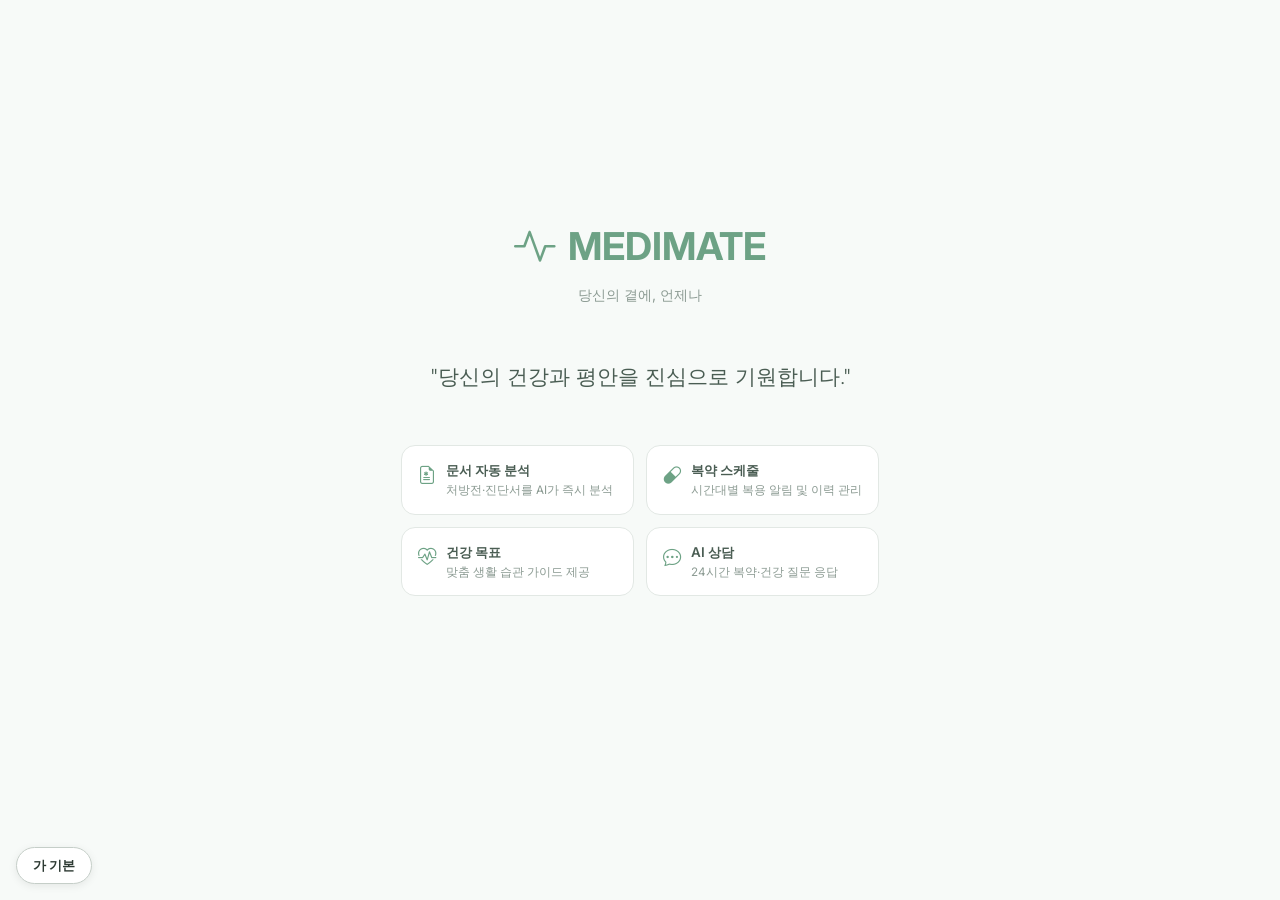
<file: frontend/index.html>
<!DOCTYPE html>
<html lang="ko">
<head>
  <meta charset="UTF-8"/>
  <meta name="viewport" content="width=device-width, initial-scale=1.0"/>
  <title data-text="index.title">당신의 건강을 기원합니다 - MEDIMATE</title>

  <link href="https://fonts.googleapis.com/css2?family=Inter:wght@300;400;500;600;700&display=swap" rel="stylesheet"/>
  <link href="https://cdn.jsdelivr.net/npm/bootstrap@5.3.2/dist/css/bootstrap.min.css" rel="stylesheet"/>
  <link rel="stylesheet" href="https://cdn.jsdelivr.net/npm/bootstrap-icons@1.11.1/font/bootstrap-icons.css"/>
  <link rel="stylesheet" href="css/style.css"/>
</head>
<body>

<div class="main-wrap">
  <div class="intro-center">
    <div class="brand-logo"><i class="bi bi-activity"></i> MEDIMATE</div>
    <div class="brand-sub" data-text="common.serviceTagline">당신의 곁에, 언제나</div>

    <div id="quote-container"></div>

    <div class="feature-grid">
      <div class="feature-item">
        <i class="bi bi-file-earmark-medical"></i>
        <div><div class="fi-title">문서 자동 분석</div><div class="fi-desc">처방전·진단서를 AI가 즉시 분석</div></div>
      </div>
      <div class="feature-item">
        <i class="bi bi-capsule"></i>
        <div><div class="fi-title">복약 스케줄</div><div class="fi-desc">시간대별 복용 알림 및 이력 관리</div></div>
      </div>
      <div class="feature-item">
        <i class="bi bi-heart-pulse"></i>
        <div><div class="fi-title">건강 목표</div><div class="fi-desc">맞춤 생활 습관 가이드 제공</div></div>
      </div>
      <div class="feature-item">
        <i class="bi bi-chat-dots"></i>
        <div><div class="fi-title">AI 상담</div><div class="fi-desc">24시간 복약·건강 질문 응답</div></div>
      </div>
    </div>

    <div id="start-btn-wrap">
      <button class="btn-start" onclick="openAuth()" data-text="index.startButton">시작하기</button>
    </div>
  </div>
</div>

<!-- Auth Overlay -->
<div class="auth-overlay" id="authOverlay" onclick="if(event.target===this)closeAuth()">
  <div class="auth-card">
    <button class="close-btn" onclick="closeAuth()"><i class="bi bi-x-lg"></i></button>
    <h5 id="auth-title"><i class="bi bi-box-arrow-in-right me-1" style="color:#6da285"></i><span data-text="index.loginTitle">로그인</span></h5>
    <div class="auth-sub" id="auth-subtitle" data-text="index.loginSubtitle">서비스 이용을 위해 로그인해주세요.</div>

    <div id="auth-error"></div>

    <form id="login-form" class="form-container active" onsubmit="handleLogin(event)">
      <div class="mb-3">
        <label data-text="index.fields.email">이메일</label>
        <input type="email" id="login-email" class="form-control" placeholder="example@email.com" required/>
      </div>
      <div class="mb-3">
        <label data-text="index.fields.password">비밀번호</label>
        <input type="password" id="login-password" class="form-control" placeholder="••••••••" required/>
      </div>
      <button type="submit" id="login-btn" class="btn-auth" data-text="index.buttons.login">로그인</button>
      <div class="auth-toggle"><span data-text="index.prompts.noAccount">계정이 없으신가요?</span> <a onclick="toggleAuthMode('signup')" data-text="index.buttons.goSignup">회원가입</a></div>
    </form>

    <form id="signup-form" class="form-container" onsubmit="handleSignup(event)">
      <div class="mb-2">
        <label data-text="index.fields.name">이름</label>
        <input type="text" id="signup-name" class="form-control" placeholder="홍길동" required/>
      </div>
      <div class="mb-2">
        <label data-text="index.fields.email">이메일</label>
        <input type="email" id="signup-email" class="form-control" placeholder="example@email.com" required/>
      </div>
      <div class="mb-2">
        <label data-text="index.fields.passwordSetup">비밀번호 설정</label>
        <input type="password" id="signup-password" class="form-control" placeholder="••••••••" required/>
      </div>
      <div class="mb-2">
        <label data-text="index.fields.phone">휴대폰 번호</label>
        <input type="tel" id="signup-phone" class="form-control" placeholder="010-1234-5678" required/>
      </div>
      <div class="mb-2">
        <label data-text="index.fields.birthday">생년월일</label>
        <input type="date" id="signup-birthday" class="form-control" required/>
      </div>
      <div class="mb-3">
        <label data-text="index.fields.gender">성별</label>
        <select id="signup-gender" class="form-select" required>
          <option value="" data-text="index.prompts.genderSelect">선택하세요</option>
          <option value="MALE" data-text="index.prompts.genderMale">남성</option>
          <option value="FEMALE" data-text="index.prompts.genderFemale">여성</option>
        </select>
      </div>
      <button type="submit" id="signup-btn" class="btn-auth" data-text="index.buttons.signup">회원가입 완료</button>
      <div class="auth-toggle"><span data-text="index.prompts.hasAccount">이미 계정이 있으신가요?</span> <a onclick="toggleAuthMode('login')" data-text="index.buttons.goLogin">로그인하러 가기</a></div>
    </form>
  </div>
</div>

<script src="js/utils.js"></script>
<script src="js/texts.js"></script>
<script src="js/api.js"></script>
<script>
if (localStorage.getItem('access_token')) {
  window.location.href = 'dashboard.html';
}

document.addEventListener('DOMContentLoaded', () => {
  applyTextBindings();
  document.title = getText('index.title', document.title);

  // Quote rotation from texts.js
  const quotes = getText('index.quotes', []);
  const container = document.getElementById('quote-container');
  if (quotes.length) {
    quotes.forEach((q, i) => {
      const div = document.createElement('div');
      div.className = 'quote-text' + (i === 0 ? ' active' : '');
      div.textContent = '"' + q + '"';
      container.appendChild(div);
    });
    let cur = 0;
    const els = container.querySelectorAll('.quote-text');
    setInterval(() => {
      els[cur].classList.remove('active');
      cur = (cur + 1) % els.length;
      els[cur].classList.add('active');
    }, 3000);
  }

  setTimeout(() => { document.getElementById('start-btn-wrap').style.opacity = '1'; }, 1500);
});

function openAuth() { document.getElementById('authOverlay').classList.add('show'); }
function closeAuth() { document.getElementById('authOverlay').classList.remove('show'); hideError(); }

function showError(msg) { const el = document.getElementById('auth-error'); el.textContent = msg; el.classList.add('show'); }
function hideError() { document.getElementById('auth-error').classList.remove('show'); }

function toggleAuthMode(mode) {
  hideError();
  const login = document.getElementById('login-form');
  const signup = document.getElementById('signup-form');
  const title = document.getElementById('auth-title');
  const sub = document.getElementById('auth-subtitle');
  if (mode === 'signup') {
    login.classList.remove('active'); signup.classList.add('active');
    title.innerHTML = '<i class="bi bi-person-plus me-1" style="color:#6da285"></i>' + getText('index.signupTitle', '회원가입');
    sub.textContent = getText('index.signupSubtitle', '가입을 환영합니다.');
  } else {
    signup.classList.remove('active'); login.classList.add('active');
    title.innerHTML = '<i class="bi bi-box-arrow-in-right me-1" style="color:#6da285"></i>' + getText('index.loginTitle', '로그인');
    sub.textContent = getText('index.reloginSubtitle', '다시 오신 것을 환영합니다.');
  }
}

async function handleLogin(event) {
  event.preventDefault();
  hideError();
  const email = document.getElementById('login-email').value.trim();
  const password = document.getElementById('login-password').value;
  const btn = document.getElementById('login-btn');
  btn.disabled = true; btn.textContent = '로그인 중...';
  try {
    const data = await window.api.login(email, password);
    localStorage.setItem('access_token', data.access_token);
    localStorage.setItem('user_name', data.name || '');
    window.location.href = 'dashboard.html';
  } catch (err) {
    showError(err.message || '로그인에 실패했습니다.');
  } finally {
    btn.disabled = false;
    btn.textContent = getText('index.buttons.login', '로그인');
  }
}

async function handleSignup(event) {
  event.preventDefault();
  hideError();
  const name = document.getElementById('signup-name').value.trim();
  const email = document.getElementById('signup-email').value.trim();
  const password = document.getElementById('signup-password').value;
  const phone_number = document.getElementById('signup-phone').value.trim();
  const birthday = document.getElementById('signup-birthday').value;
  const gender = document.getElementById('signup-gender').value;
  const btn = document.getElementById('signup-btn');
  btn.disabled = true; btn.textContent = '가입 중...';
  try {
    await window.api.signup(name, email, gender, birthday, phone_number, password);
    alert(getText('index.prompts.signupSuccess', '가입이 완료되었습니다. 다시 로그인해주세요.'));
    toggleAuthMode('login');
    event.target.reset();
  } catch (err) {
    showError(err.message || '회원가입에 실패했습니다.');
  } finally {
    btn.disabled = false;
    btn.textContent = getText('index.buttons.signup', '회원가입 완료');
  }
}
</script>

<script src="js/accessibility.js"></script>
</body>
</html>
</file>
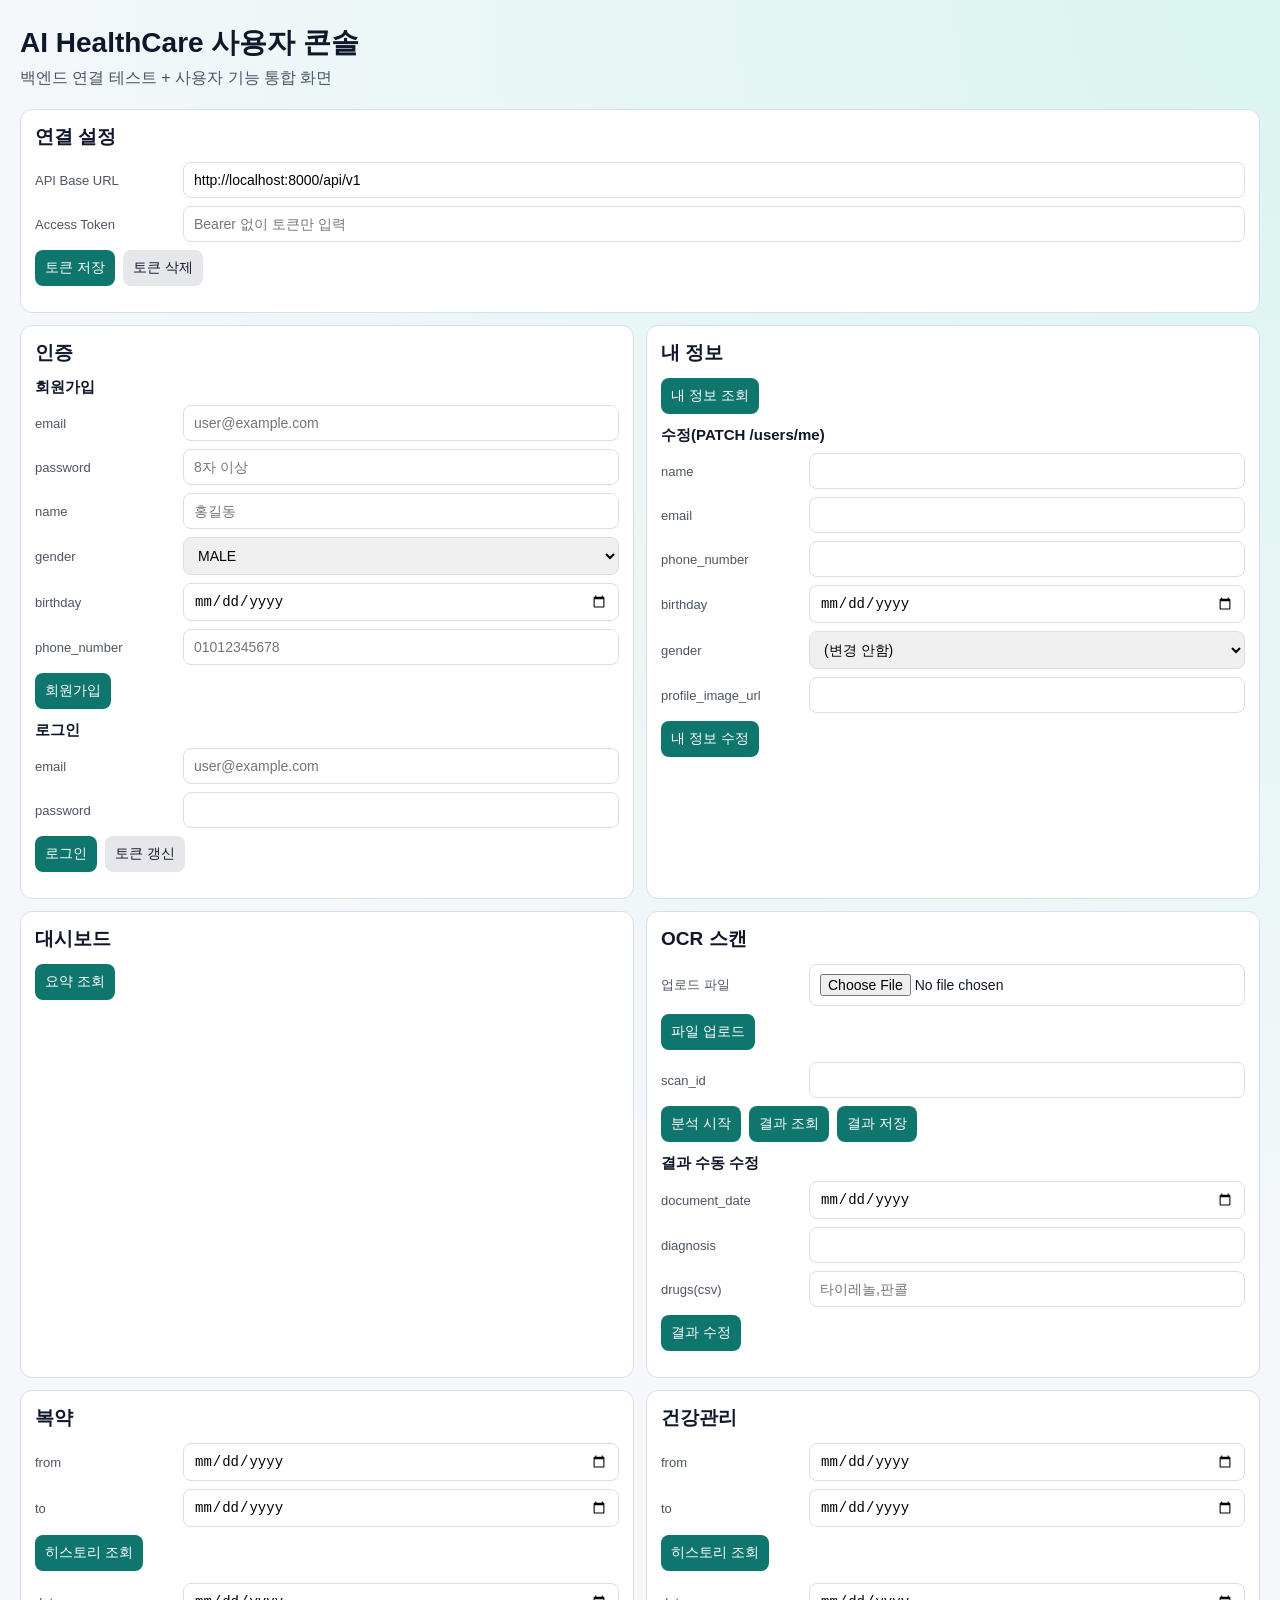
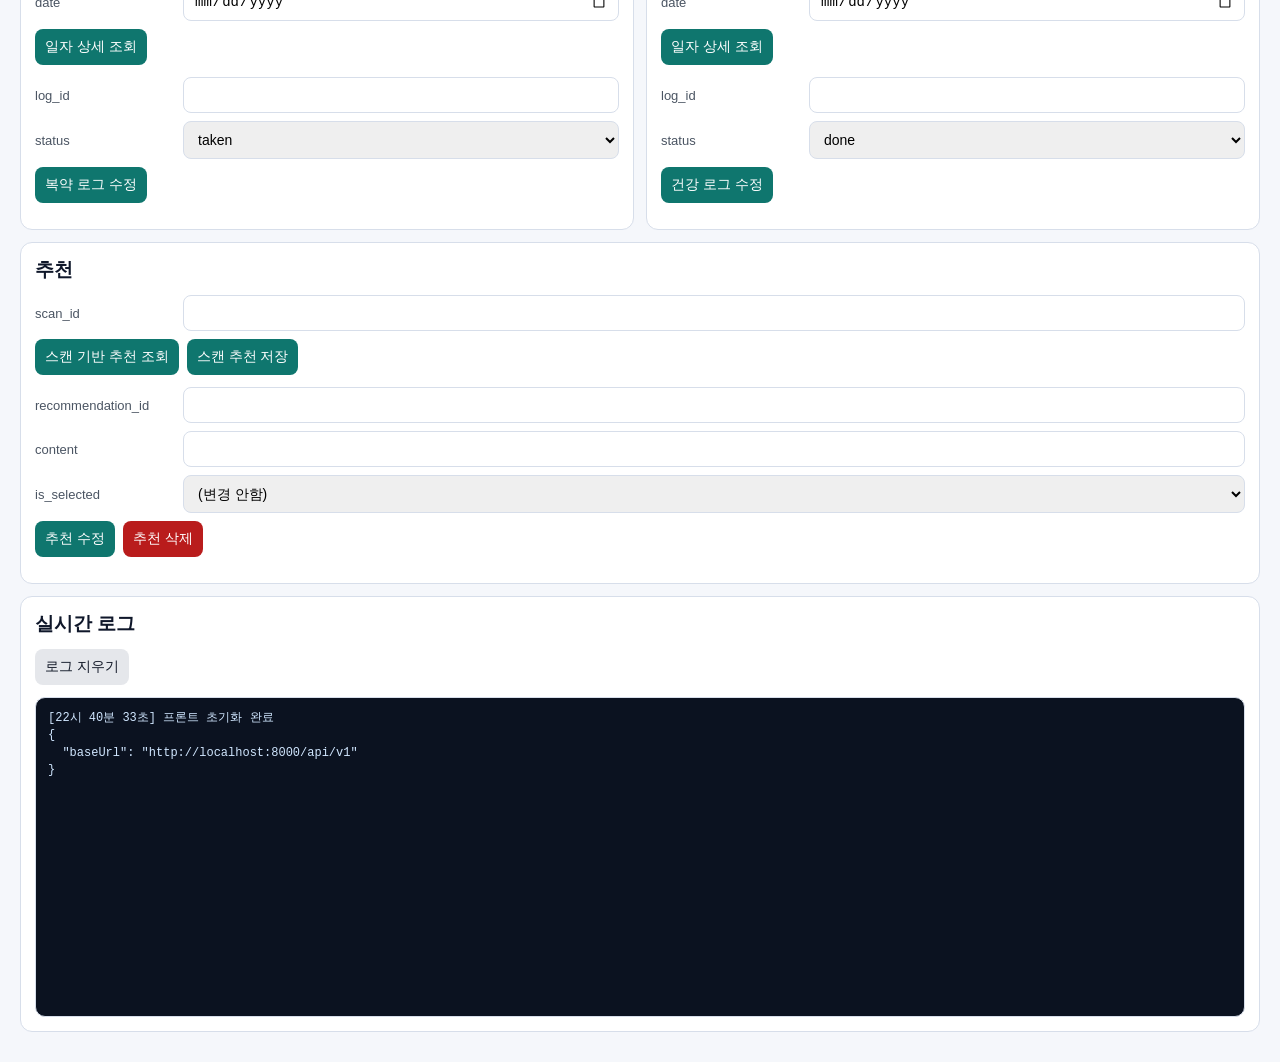
<file: app/artifacts/frontend/index.html>
<!doctype html>
<html lang="ko">
<head>
  <meta charset="UTF-8" />
  <meta name="viewport" content="width=device-width, initial-scale=1.0" />
  <title>AI HealthCare Front</title>
  <link rel="stylesheet" href="./styles.css" />
</head>
<body>
  <header>
    <h1>AI HealthCare 사용자 콘솔</h1>
    <p>백엔드 연결 테스트 + 사용자 기능 통합 화면</p>
  </header>

  <main>
    <section class="card">
      <h2>연결 설정</h2>
      <div class="row">
        <label>API Base URL</label>
        <input id="baseUrl" type="text" value="http://localhost:8000/api/v1" />
      </div>
      <div class="row">
        <label>Access Token</label>
        <input id="accessToken" type="text" placeholder="Bearer 없이 토큰만 입력" />
      </div>
      <div class="actions">
        <button id="saveConfigBtn" type="button">토큰 저장</button>
        <button id="clearTokenBtn" type="button" class="ghost">토큰 삭제</button>
      </div>
    </section>

    <section class="grid2">
      <article class="card">
        <h2>인증</h2>
        <h3>회원가입</h3>
        <div class="row"><label>email</label><input id="signupEmail" type="email" placeholder="user@example.com" /></div>
        <div class="row"><label>password</label><input id="signupPassword" type="password" placeholder="8자 이상" /></div>
        <div class="row"><label>name</label><input id="signupName" type="text" placeholder="홍길동" /></div>
        <div class="row">
          <label>gender</label>
          <select id="signupGender">
            <option value="MALE">MALE</option>
            <option value="FEMALE">FEMALE</option>
          </select>
        </div>
        <div class="row"><label>birthday</label><input id="signupBirthday" type="date" /></div>
        <div class="row"><label>phone_number</label><input id="signupPhone" type="text" placeholder="01012345678" /></div>
        <div class="actions"><button id="signupBtn" type="button">회원가입</button></div>

        <h3>로그인</h3>
        <div class="row"><label>email</label><input id="loginEmail" type="email" placeholder="user@example.com" /></div>
        <div class="row"><label>password</label><input id="loginPassword" type="password" /></div>
        <div class="actions">
          <button id="loginBtn" type="button">로그인</button>
          <button id="refreshBtn" type="button" class="ghost">토큰 갱신</button>
        </div>
      </article>

      <article class="card">
        <h2>내 정보</h2>
        <div class="actions">
          <button id="meBtn" type="button">내 정보 조회</button>
        </div>
        <h3>수정(PATCH /users/me)</h3>
        <div class="row"><label>name</label><input id="meName" type="text" /></div>
        <div class="row"><label>email</label><input id="meEmail" type="email" /></div>
        <div class="row"><label>phone_number</label><input id="mePhone" type="text" /></div>
        <div class="row"><label>birthday</label><input id="meBirthday" type="date" /></div>
        <div class="row">
          <label>gender</label>
          <select id="meGender">
            <option value="">(변경 안함)</option>
            <option value="MALE">MALE</option>
            <option value="FEMALE">FEMALE</option>
          </select>
        </div>
        <div class="row"><label>profile_image_url</label><input id="meProfileUrl" type="text" /></div>
        <div class="actions"><button id="mePatchBtn" type="button">내 정보 수정</button></div>
      </article>
    </section>

    <section class="grid2">
      <article class="card">
        <h2>대시보드</h2>
        <div class="actions"><button id="dashboardBtn" type="button">요약 조회</button></div>
      </article>

      <article class="card">
        <h2>OCR 스캔</h2>
        <div class="row"><label>업로드 파일</label><input id="scanFile" type="file" /></div>
        <div class="actions"><button id="scanUploadBtn" type="button">파일 업로드</button></div>
        <div class="row"><label>scan_id</label><input id="scanId" type="number" min="1" /></div>
        <div class="actions">
          <button id="scanAnalyzeBtn" type="button">분석 시작</button>
          <button id="scanGetBtn" type="button">결과 조회</button>
          <button id="scanSaveBtn" type="button">결과 저장</button>
        </div>
        <h3>결과 수동 수정</h3>
        <div class="row"><label>document_date</label><input id="scanDocDate" type="date" /></div>
        <div class="row"><label>diagnosis</label><input id="scanDiagnosis" type="text" /></div>
        <div class="row"><label>drugs(csv)</label><input id="scanDrugs" type="text" placeholder="타이레놀,판콜" /></div>
        <div class="actions"><button id="scanPatchBtn" type="button">결과 수정</button></div>
      </article>
    </section>

    <section class="grid2">
      <article class="card">
        <h2>복약</h2>
        <div class="row"><label>from</label><input id="medFrom" type="date" /></div>
        <div class="row"><label>to</label><input id="medTo" type="date" /></div>
        <div class="actions"><button id="medHistoryBtn" type="button">히스토리 조회</button></div>
        <div class="row"><label>date</label><input id="medDate" type="date" /></div>
        <div class="actions"><button id="medDayBtn" type="button">일자 상세 조회</button></div>
        <div class="row"><label>log_id</label><input id="medLogId" type="number" min="1" /></div>
        <div class="row">
          <label>status</label>
          <select id="medStatus">
            <option value="taken">taken</option>
            <option value="skipped">skipped</option>
            <option value="delayed">delayed</option>
          </select>
        </div>
        <div class="actions"><button id="medPatchBtn" type="button">복약 로그 수정</button></div>
      </article>

      <article class="card">
        <h2>건강관리</h2>
        <div class="row"><label>from</label><input id="healthFrom" type="date" /></div>
        <div class="row"><label>to</label><input id="healthTo" type="date" /></div>
        <div class="actions"><button id="healthHistoryBtn" type="button">히스토리 조회</button></div>
        <div class="row"><label>date</label><input id="healthDate" type="date" /></div>
        <div class="actions"><button id="healthDayBtn" type="button">일자 상세 조회</button></div>
        <div class="row"><label>log_id</label><input id="healthLogId" type="number" min="1" /></div>
        <div class="row">
          <label>status</label>
          <select id="healthStatus">
            <option value="done">done</option>
            <option value="skipped">skipped</option>
          </select>
        </div>
        <div class="actions"><button id="healthPatchBtn" type="button">건강 로그 수정</button></div>
      </article>
    </section>

    <section class="card">
      <h2>추천</h2>
      <div class="row"><label>scan_id</label><input id="recScanId" type="number" min="1" /></div>
      <div class="actions">
        <button id="recListBtn" type="button">스캔 기반 추천 조회</button>
        <button id="recSaveBtn" type="button">스캔 추천 저장</button>
      </div>
      <div class="row"><label>recommendation_id</label><input id="recId" type="number" min="1" /></div>
      <div class="row"><label>content</label><input id="recContent" type="text" /></div>
      <div class="row">
        <label>is_selected</label>
        <select id="recSelected">
          <option value="">(변경 안함)</option>
          <option value="true">true</option>
          <option value="false">false</option>
        </select>
      </div>
      <div class="actions">
        <button id="recPatchBtn" type="button">추천 수정</button>
        <button id="recDeleteBtn" type="button" class="danger">추천 삭제</button>
      </div>
    </section>

    <section class="card">
      <h2>실시간 로그</h2>
      <div class="actions">
        <button id="clearLogBtn" type="button" class="ghost">로그 지우기</button>
      </div>
      <pre id="logPanel"></pre>
    </section>
  </main>

  <script src="./app.js"></script>
</body>
</html>
</file>
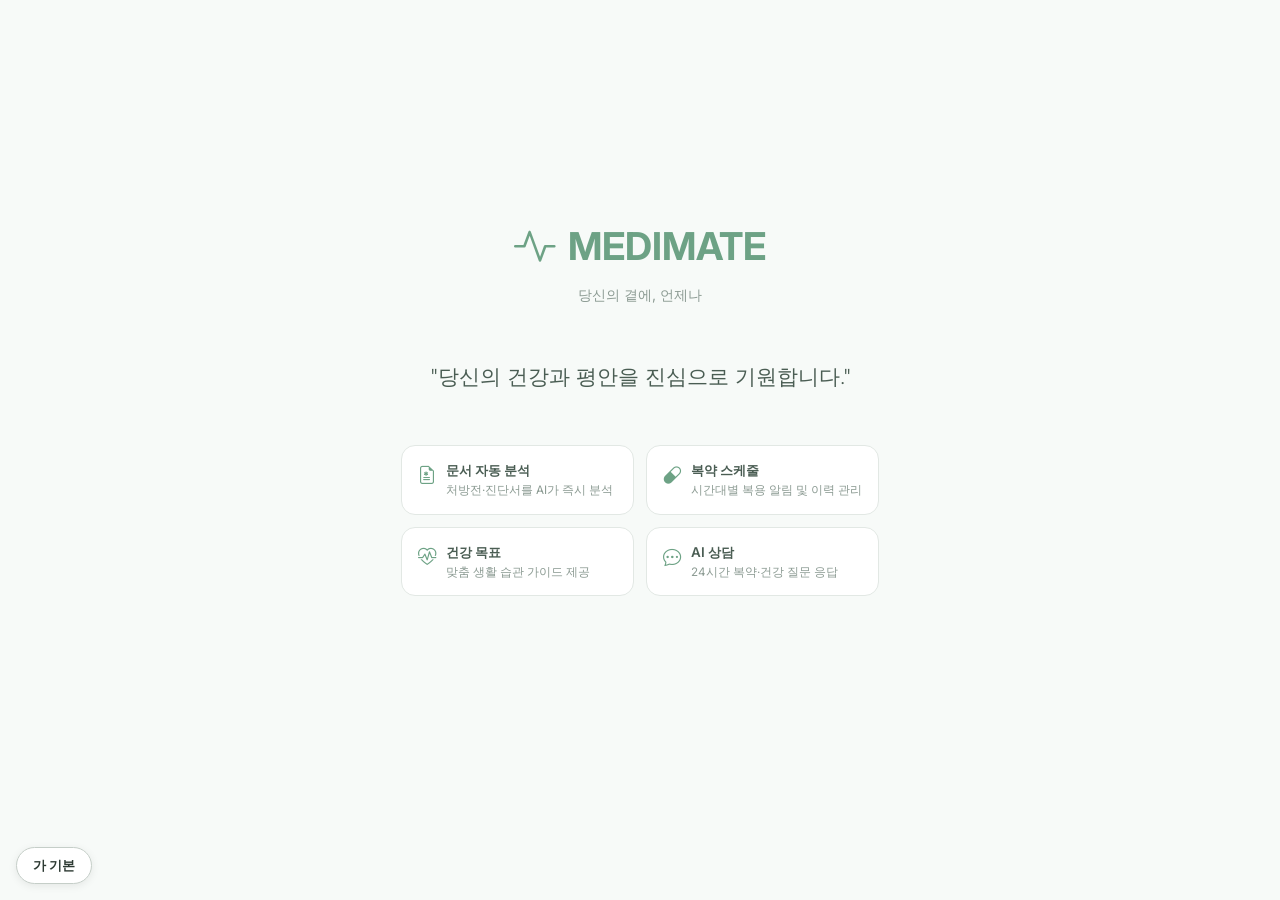
<file: frontend/profile.html>
<!DOCTYPE html>
<html lang="ko">
<head>
  <meta charset="UTF-8"/>
  <meta name="viewport" content="width=device-width, initial-scale=1.0"/>
  <title data-text="profile.title">내 건강 프로필 - MEDIMATE</title>

  <link href="https://fonts.googleapis.com/css2?family=Inter:wght@300;400;500;600;700&display=swap" rel="stylesheet"/>
  <link href="https://cdn.jsdelivr.net/npm/bootstrap@5.3.2/dist/css/bootstrap.min.css" rel="stylesheet"/>
  <link rel="stylesheet" href="https://cdn.jsdelivr.net/npm/bootstrap-icons@1.11.1/font/bootstrap-icons.css"/>
  <link rel="stylesheet" href="css/style.css"/>
</head>
<body>

<nav class="top-header d-flex justify-content-between align-items-center sticky-top">
  <div class="brand d-flex align-items-center gap-2">
    <i class="bi bi-activity"></i> MEDIMATE
    <span style="font-weight:400;color:#999;font-size:.78rem;margin-left:6px" data-text="common.serviceTagline">당신의 곁에, 언제나</span>
  </div>
  <div class="user-area d-flex align-items-center gap-3">
    <span class="text-muted" id="header-user-name">환영합니다</span>
    <a href="profile.html" class="btn btn-myinfo"><i class="bi bi-person-fill me-1"></i>내 정보</a>
  </div>
</nav>

<div class="dashboard-card">
  <div class="mb-1">
    <div class="hero-label"><i class="bi bi-activity me-1"></i>MEDIMATE</div>
    <div class="hero-title" data-text="profile.title">내 건강 프로필 설정</div>
    <p class="hero-desc" data-text="profile.subtitle">정확한 정보를 입력할수록 더 정교한 분석 결과를 받으실 수 있습니다.</p>
  </div>

  <div class="dashboard-tabs">
    <a href="profile.html" class="active"><i class="bi bi-person me-1"></i>내 프로필</a>
    <a href="dashboard.html"><i class="bi bi-grid-1x2 me-1"></i>대시보드</a>
    <a href="scans.html"><i class="bi bi-file-earmark-plus me-1"></i>새 문서 등록</a>
    <a href="medications.html"><i class="bi bi-capsule me-1"></i>복용 관리 이력</a>
    <a href="health.html"><i class="bi bi-heart-pulse me-1"></i>건강 관리 이력</a>
    <a href="chatbot.html"><i class="bi bi-chat-dots me-1"></i>AI 챗봇</a>
  </div>

  <div class="profile-section">
    <div class="profile-photo-card">
      <img id="profile-img-preview" src="https://ui-avatars.com/api/?name=User&background=6da285&color=fff&size=100" class="profile-avatar"/>
      <div class="profile-name" id="dispName">-</div>
      <div class="profile-email" id="profile-email" data-text="profile.loadingEmail">계정 로딩 중...</div>
      <div id="upload-status" class="save-msg"></div>
      <input type="file" id="profile-img-input" class="d-none" accept="image/png, image/jpeg, image/jpg" onchange="uploadProfileImage(event)">
      <button class="btn-photo" onclick="document.getElementById('profile-img-input').click()">
        <i class="bi bi-camera me-1"></i><span data-text="profile.changePhoto">사진 변경하기</span>
      </button>
    </div>

    <div class="profile-form-card">
      <div class="pf-title"><i class="bi bi-pencil-square me-2" style="color:#6da285"></i><span data-text="profile.formTitle">기본 정보 수정</span></div>
      <form id="profile-form" onsubmit="updateProfile(event)">
        <div class="pf-grid">
          <div class="pf-field">
            <label data-text="profile.name">이름</label>
            <input type="text" id="prof-name" required/>
          </div>
          <div class="pf-field">
            <label data-text="profile.birthday">생년월일 (YYYY-MM-DD)</label>
            <input type="date" id="prof-birth"/>
          </div>
          <div class="pf-field">
            <label data-text="profile.gender">성별</label>
            <select id="prof-gender">
              <option value="" data-text="profile.genderNone">선택 안함</option>
              <option value="MALE" data-text="profile.genderMale">남성</option>
              <option value="FEMALE" data-text="profile.genderFemale">여성</option>
            </select>
          </div>
          <div class="pf-field">
            <label data-text="profile.phone">휴대폰 번호</label>
            <input type="tel" id="prof-phone" data-placeholder="profile.phonePlaceholder" placeholder="010-1234-5678"/>
          </div>
        </div>
        <div class="btn-actions">
          <button type="submit" id="update-btn" class="btn-save">
            <i class="bi bi-check-circle me-1"></i><span data-text="profile.saveButton">정보 저장하기</span>
          </button>
          <button type="button" class="btn-logout" onclick="handleLogout()">
            <i class="bi bi-box-arrow-right me-1"></i>로그아웃
          </button>
          <button type="button" class="btn-deactivate" onclick="handleDeactivate()">
            <i class="bi bi-person-x me-1"></i>탈퇴하기
          </button>
        </div>
      </form>
      <div class="save-msg" id="saveMsg"></div>
    </div>
  </div>
</div>

<script src="js/utils.js"></script>
<script src="js/texts.js"></script>
<script src="js/api.js"></script>
<script src="js/chat-widget.js"></script>
<script>
if (!localStorage.getItem('access_token')) {
  window.location.href = 'index.html';
}

async function loadProfile() {
  applyTextBindings();
  document.title = getText('profile.title', document.title);
  try {
    const user = await window.api.getUserMe();
    document.getElementById('prof-name').value = user.name || '';
    document.getElementById('prof-birth').value = user.birthday || '';
    document.getElementById('prof-gender').value = user.gender || '';
    document.getElementById('prof-phone').value = user.phone_number || '';
    document.getElementById('profile-email').innerText = user.email || '';
    document.getElementById('dispName').textContent = user.name || '-';
    document.getElementById('header-user-name').textContent = '환영합니다, ' + (user.name || '사용자') + '님';
    localStorage.setItem('user_name', user.name || '사용자');

    const avUrl = user.profile_image_url
      ? window.api.resolveBackendUrl(user.profile_image_url)
      : `https://ui-avatars.com/api/?name=${encodeURIComponent(user.name || 'User')}&background=6da285&color=fff&size=100`;
    document.getElementById('profile-img-preview').src = avUrl;
  } catch (err) {
    console.error('Failed to load profile', err);
  }
}

async function updateProfile(event) {
  event.preventDefault();
  const btn = document.getElementById('update-btn');
  const msg = document.getElementById('saveMsg');
  const data = {
    name: document.getElementById('prof-name').value || null,
    birthday: document.getElementById('prof-birth').value || null,
    gender: document.getElementById('prof-gender').value || null,
    phone_number: document.getElementById('prof-phone').value || null,
  };
  try {
    btn.disabled = true;
    const updated = await window.api.fetchAPI('/users/me', { method: 'PATCH', body: data });
    document.getElementById('dispName').textContent = updated.name || '-';
    document.getElementById('header-user-name').textContent = '환영합니다, ' + (updated.name || '사용자') + '님';
    localStorage.setItem('user_name', updated.name);
    msg.className = 'save-msg show success';
    msg.innerHTML = '<i class="bi bi-check-circle-fill me-1"></i>' + getText('profile.updateSuccess', '정보가 성공적으로 업데이트 되었습니다.');
  } catch (err) {
    msg.className = 'save-msg show error';
    msg.textContent = err.message;
  } finally {
    btn.disabled = false;
    setTimeout(() => { msg.className = 'save-msg'; }, 3000);
  }
}

async function uploadProfileImage(event) {
  const file = event.target.files[0];
  if (!file) return;
  const box = document.getElementById('upload-status');
  try {
    box.className = 'save-msg show'; box.style.background = '#e3f2fd'; box.style.color = '#1565c0';
    box.textContent = getText('profile.uploadLoading', '업로드 중입니다...');
    const formData = new FormData();
    formData.append('file', file);
    const res = await window.api.fetchAPI('/users/me/profile-image', { method: 'POST', body: formData });
    document.getElementById('profile-img-preview').src = window.api.resolveBackendUrl(res.profile_image_url);
    box.className = 'save-msg show success';
    box.textContent = getText('profile.uploadSuccess', '사진이 업데이트 되었습니다.');
  } catch (err) {
    box.className = 'save-msg show error';
    box.textContent = err.message;
  } finally {
    setTimeout(() => { box.className = 'save-msg'; }, 3000);
  }
}

document.addEventListener('DOMContentLoaded', loadProfile);

async function handleLogout() {
  await window.api.logout();
}

async function handleDeactivate() {
  if (!confirm('정말 탈퇴하시겠습니까? 이 작업은 되돌릴 수 없습니다.')) return;
  try {
    await window.api.deactivateMe();
    localStorage.removeItem('access_token');
    localStorage.removeItem('user_name');
    window.location.href = 'index.html';
  } catch (err) {
    alert('탈퇴 처리 중 오류가 발생했습니다: ' + err.message);
  }
}
</script>

<script src="js/accessibility.js"></script>
</body>
</html>
</file>
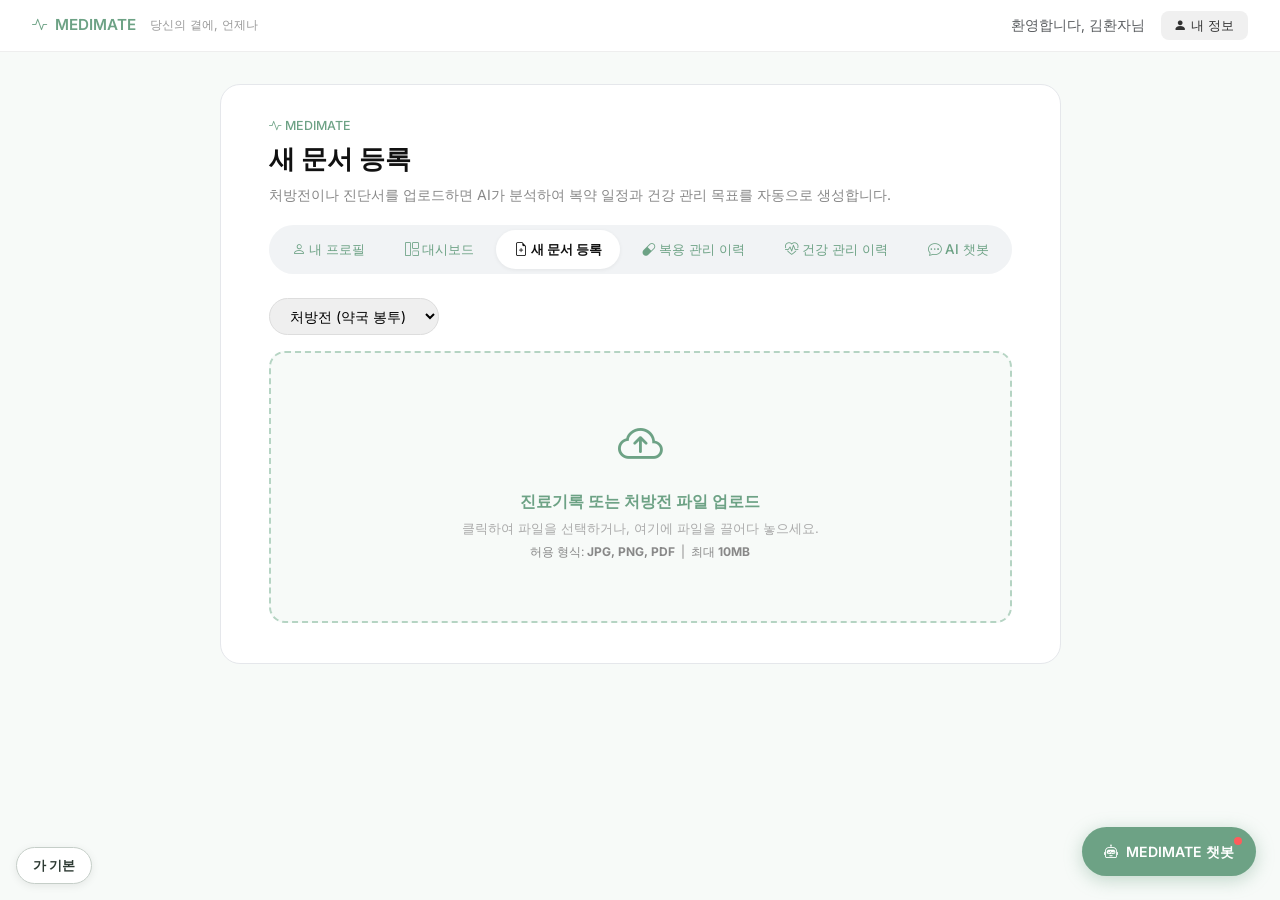
<file: frontend/scans.html>
<!DOCTYPE html>
<html lang="ko">
<head>
  <meta charset="UTF-8"/>
  <meta name="viewport" content="width=device-width, initial-scale=1.0"/>
  <title data-text="scans.title">새 문서 등록 - MEDIMATE</title>
  <link href="https://fonts.googleapis.com/css2?family=Inter:wght@300;400;500;600;700&display=swap" rel="stylesheet"/>
  <link href="https://cdn.jsdelivr.net/npm/bootstrap@5.3.2/dist/css/bootstrap.min.css" rel="stylesheet"/>
  <link rel="stylesheet" href="https://cdn.jsdelivr.net/npm/bootstrap-icons@1.11.1/font/bootstrap-icons.css"/>
  <link rel="stylesheet" href="css/style.css"/>
</head>
<body>

<nav class="top-header d-flex justify-content-between align-items-center sticky-top">
  <div class="brand d-flex align-items-center gap-2">
    <i class="bi bi-activity"></i> MEDIMATE
    <span style="font-weight:400;color:#999;font-size:.78rem;margin-left:6px" data-text="common.serviceTagline">당신의 곁에, 언제나</span>
  </div>
  <div class="user-area d-flex align-items-center gap-3">
    <span class="text-muted" id="header-user-name">환영합니다</span>
    <a href="profile.html" class="btn btn-myinfo"><i class="bi bi-person-fill me-1"></i>내 정보</a>
  </div>
</nav>

<div class="dashboard-card">
  <div class="mb-1">
    <div class="hero-label"><i class="bi bi-activity me-1"></i>MEDIMATE</div>
    <div class="hero-title">새 문서 등록</div>
    <p class="hero-desc" id="hero-desc">처방전이나 진단서를 업로드하면 AI가 분석하여 복약 일정과 건강 관리 목표를 자동으로 생성합니다.</p>
  </div>

  <div class="dashboard-tabs">
    <a href="profile.html"><i class="bi bi-person me-1"></i>내 프로필</a>
    <a href="dashboard.html"><i class="bi bi-grid-1x2 me-1"></i>대시보드</a>
    <a href="scans.html" class="active"><i class="bi bi-file-earmark-plus me-1"></i>새 문서 등록</a>
    <a href="medications.html"><i class="bi bi-capsule me-1"></i>복용 관리 이력</a>
    <a href="health.html"><i class="bi bi-heart-pulse me-1"></i>건강 관리 이력</a>
    <a href="chatbot.html"><i class="bi bi-chat-dots me-1"></i>AI 챗봇</a>
  </div>

  <div id="upload-status" class="alert d-none small p-2 mb-3"></div>

  <select id="docType" class="doc-type-select">
    <option value="prescription">처방전 (약국 봉투)</option>
    <option value="medical_record">진단서/소견서</option>
  </select>

  <div class="scan-upload-zone" id="upload-zone" onclick="document.getElementById('file-upload').click()"
       ondragover="event.preventDefault();this.classList.add('dragover')"
       ondragleave="this.classList.remove('dragover')"
       ondrop="event.preventDefault();this.classList.remove('dragover');handleDropUpload(event)">
    <i class="bi bi-cloud-arrow-up"></i>
    <h6>진료기록 또는 처방전 파일 업로드</h6>
    <p>클릭하여 파일을 선택하거나, 여기에 파일을 끌어다 놓으세요.</p>
    <p style="font-size:.75rem;color:#888;margin-top:4px">허용 형식: <strong>JPG, PNG, PDF</strong> &nbsp;|&nbsp; 최대 <strong>10MB</strong></p>
    <input type="file" id="file-upload" class="d-none" accept="image/png,image/jpeg,image/jpg,application/pdf" onchange="handleFileUpload(event)">
  </div>

  <div id="file-info-box" class="scan-file-info d-none">
    <div class="file-name"><i class="bi bi-file-earmark-image"></i> <span id="file-name-text"></span> <span id="file-size-text" class="text-muted" style="font-size:.8rem;margin-left:8px"></span></div>
    <button class="remove-btn" onclick="removeFile()"><i class="bi bi-x-lg"></i></button>
  </div>

  <button class="btn-analyze d-none" id="retry-upload-btn" onclick="retryUpload()">
    <i class="bi bi-arrow-clockwise me-2"></i>다시 업로드하기
  </button>

  <button class="btn-analyze d-none" id="analyze-btn" onclick="startAnalysis()">
    <i class="bi bi-magic me-2"></i>AI 분석 시작하기
  </button>

  <div class="d-none" id="analyze-progress" style="text-align:center;padding:30px 0;">
    <div style="position:relative;display:inline-block;width:100px;height:100px;">
      <svg width="100" height="100" viewBox="0 0 100 100">
        <circle cx="50" cy="50" r="42" fill="none" stroke="#e9ecef" stroke-width="8"/>
        <circle id="prog-circle" cx="50" cy="50" r="42" fill="none" stroke="#6da285" stroke-width="8"
          stroke-linecap="round" stroke-dasharray="264" stroke-dashoffset="264"
          transform="rotate(-90 50 50)" style="transition:stroke-dashoffset 0.5s ease;"/>
      </svg>
      <div style="position:absolute;inset:0;display:flex;align-items:center;justify-content:center;font-weight:600;font-size:1.1rem;color:#333;" id="prog-pct">0%</div>
    </div>
    <div style="margin-top:12px;font-size:0.88rem;color:#666;" id="prog-msg">AI가 문서를 분석 중입니다...</div>
  </div>
</div>

<script src="js/utils.js"></script>
<script src="js/texts.js"></script>
<script src="js/api.js"></script>
<script src="js/chat-widget.js"></script>
<script>
const DEMO_MODE = !localStorage.getItem('access_token') || new URLSearchParams(location.search).has('demo');
if (!DEMO_MODE && !localStorage.getItem('access_token')) window.location.href = 'index.html';

let currentScanId = null;
let lastFile = null;
let lastDocType = null;

function setStatus(msg, type='info') {
  const el = document.getElementById('upload-status');
  if (!msg) { el.className = 'alert d-none small p-2 mb-3'; return; }
  el.className = `alert alert-${type} d-block small p-2 mb-3`;
  el.innerHTML = msg;
}

function showFileInfo(file) {
  document.getElementById('file-name-text').textContent = file.name;
  const sizeKB = file.size / 1024;
  document.getElementById('file-size-text').textContent = sizeKB >= 1024 ? (sizeKB/1024).toFixed(1)+'MB' : sizeKB.toFixed(1)+'KB';
  document.getElementById('file-info-box').classList.remove('d-none');
}

function removeFile() {
  document.getElementById('file-upload').value = '';
  document.getElementById('file-info-box').classList.add('d-none');
  document.getElementById('analyze-btn').classList.add('d-none');
  document.getElementById('retry-upload-btn').classList.add('d-none');
  setStatus('');
  currentScanId = null;
  lastFile = null;
}

function retryUpload() {
  if (!lastFile) return;
  setStatus('<span class="spinner-border spinner-border-sm me-2"></span>업로드 중...', 'info');
  uploadFile(lastFile, lastDocType || document.getElementById('docType').value);
}

// 이미지 리사이징 (세로 2000px 이하, JPEG 85%)
function resizeImage(file, maxHeight = 2000, quality = 0.85) {
  return new Promise((resolve) => {
    if (file.type === 'application/pdf') { resolve(file); return; }
    const img = new Image();
    img.onload = () => {
      if (img.height <= maxHeight) { resolve(file); return; }
      const ratio = maxHeight / img.height;
      const canvas = document.createElement('canvas');
      canvas.width = Math.round(img.width * ratio);
      canvas.height = maxHeight;
      canvas.getContext('2d').drawImage(img, 0, 0, canvas.width, canvas.height);
      canvas.toBlob((blob) => {
        const resized = new File([blob], file.name.replace(/\.[^.]+$/, '.jpg'), { type: 'image/jpeg' });
        resolve(resized);
      }, 'image/jpeg', quality);
    };
    img.onerror = () => resolve(file);
    img.src = URL.createObjectURL(file);
  });
}

async function handleFileUpload(event) {
  const file = event.target.files[0];
  if (!file) return;
  if (!['image/png','image/jpeg','image/jpg','application/pdf'].includes(file.type)) {
    setStatus('JPG, PNG, PDF 파일만 업로드 가능합니다.', 'danger');
    event.target.value = '';
    return;
  }
  if (file.size > 10*1024*1024) {
    setStatus('파일 크기가 10MB를 초과합니다. 10MB 이하 파일을 선택해 주세요.', 'danger');
    event.target.value = '';
    return;
  }
  showFileInfo(file);
  setStatus('<span class="spinner-border spinner-border-sm me-2"></span>이미지 최적화 중...', 'info');
  const optimized = await resizeImage(file);
  setStatus('<span class="spinner-border spinner-border-sm me-2"></span>업로드 중...', 'info');
  await uploadFile(optimized, document.getElementById('docType').value);
}

async function handleDropUpload(event) {
  const file = event.dataTransfer.files[0];
  if (!file) return;
  if (!['image/png','image/jpeg','image/jpg','application/pdf'].includes(file.type)) { setStatus('JPG, PNG, PDF 파일만 업로드 가능합니다.', 'danger'); return; }
  if (file.size > 10*1024*1024) { setStatus('10MB 이하 파일만 업로드 가능합니다.', 'danger'); return; }
  showFileInfo(file);
  setStatus('<span class="spinner-border spinner-border-sm me-2"></span>이미지 최적화 중...', 'info');
  const optimized = await resizeImage(file);
  setStatus('<span class="spinner-border spinner-border-sm me-2"></span>업로드 중...', 'info');
  uploadFile(optimized, document.getElementById('docType').value);
}

async function uploadFile(file, docType) {
  lastFile = file;
  lastDocType = docType;
  document.getElementById('analyze-btn').classList.add('d-none');
  document.getElementById('retry-upload-btn').classList.add('d-none');

  if (DEMO_MODE) {
    currentScanId = 'demo';
    setStatus('<i class="bi bi-check-circle me-1"></i>업로드 완료! 분석을 시작하세요. <span class="badge bg-warning text-dark ms-1">데모</span>', 'success');
    document.getElementById('analyze-btn').classList.remove('d-none');
    return;
  }

  const formData = new FormData();
  formData.append('file', file);
  formData.append('document_type', docType);
  try {
    const res = await window.api.uploadScan(formData);
    currentScanId = res.scan_id;
    setStatus('<i class="bi bi-check-circle me-1"></i>업로드 완료! 분석을 시작하세요.', 'success');
    document.getElementById('analyze-btn').classList.remove('d-none');
  } catch (err) {
    setStatus(err.message + ' 다시 시도해 주세요.', 'danger');
    currentScanId = null;
    document.getElementById('retry-upload-btn').classList.remove('d-none');
  }
}

async function startAnalysis() {
  if (!currentScanId) return alert('먼저 파일을 업로드해주세요.');
  const btn = document.getElementById('analyze-btn');
  const progBox = document.getElementById('analyze-progress');
  const circle = document.getElementById('prog-circle');
  const pctEl = document.getElementById('prog-pct');
  const msgEl = document.getElementById('prog-msg');
  const totalLen = 264;

  function setProgress(pct, msg) {
    circle.style.strokeDashoffset = totalLen - (totalLen * pct / 100);
    pctEl.textContent = Math.round(pct) + '%';
    if (msg) msgEl.textContent = msg;
  }

  btn.classList.add('d-none');
  progBox.classList.remove('d-none');
  setProgress(5, 'AI가 문서를 분석 중입니다...');

  if (DEMO_MODE) {
    for (let p = 10; p <= 90; p += 20) { await new Promise(r => setTimeout(r, 300)); setProgress(p); }
    setProgress(100, '분석 완료!'); await new Promise(r => setTimeout(r, 400));
    window.location.href = 'scan_result.html?demo';
    return;
  }

  const steps = [
    [10, 'OCR으로 텍스트 추출 중...'],
    [30, 'AI가 진단명을 분석 중...'],
    [50, '약물 정보를 식별 중...'],
    [70, '결과를 정리하는 중...'],
  ];

  try {
    setProgress(8, 'AI 분석 요청 중...');
    await window.api.analyzeScan(currentScanId);
    let stepIdx = 0;
    for (let i = 0; i < 20; i++) {
      if (stepIdx < steps.length) { setProgress(steps[stepIdx][0], steps[stepIdx][1]); stepIdx++; }
      else { setProgress(70 + i * 2, '결과를 정리하는 중...'); }
      const res = await window.api.getScanResult(currentScanId);
      if (res.status === 'done') { setProgress(100, '분석 완료!'); await new Promise(r => setTimeout(r, 500)); break; }
      if (res.status === 'failed') { setProgress(100, '분석 완료 (수동 입력 가능)'); await new Promise(r => setTimeout(r, 500)); break; }
      await new Promise(r => setTimeout(r, 1500));
    }
    window.location.href = 'scan_result.html?scan_id=' + currentScanId;
  } catch (err) {
    window.location.href = 'scan_result.html?scan_id=' + currentScanId + '&error=1';
  }
}

document.addEventListener('DOMContentLoaded', async () => {
  applyTextBindings();
  if (DEMO_MODE) {
    document.getElementById('header-user-name').textContent = '환영합니다, 김환자님';
    return;
  }
  try {
    const user = await window.api.getUserMe();
    document.getElementById('header-user-name').textContent = '환영합니다, ' + (user.name||'사용자') + '님';
  } catch {}
});
</script>
<script src="js/accessibility.js"></script>
</body>
</html>
</file>
<file: frontend/css/style.css>
:root {
  --primary-color: #4a8a68; /* WCAG AA contrast on white: 4.6:1 */
  --secondary-color: #6da285;
  --accent-color: #d94040; /* Higher contrast red for alerts */
  --text-primary: #2d3a33; /* Darker for better readability: 10:1 */
  --bg-color: #f7faf8;
  --card-bg: #ffffff;
  --border-color: #c5cec8;
  --text-secondary: #4a5d53; /* Darker secondary: 7:1 */
  --font-scale: 1;
}

body {
  background-color: var(--bg-color);
  color: var(--text-primary);
  font-family: 'Inter', -apple-system, BlinkMacSystemFont, "Segoe UI", Roboto, "Helvetica Neue", Arial, sans-serif;
  font-size: calc(1rem * var(--font-scale));
  transition: background-color 0.3s ease;
}

/* Typography and common elements */
h1, h2, h3, h4, h5, h6 {
  font-weight: 600;
  color: var(--primary-color);
}

.text-soft {
  color: #5a6b62 !important; /* Improved contrast */
}

.bg-soft-primary {
  background-color: var(--secondary-color) !important;
}

.text-primary-custom {
  color: var(--primary-color) !important;
}

/* Custom Buttons */
.btn-primary {
  background-color: var(--primary-color);
  border-color: var(--primary-color);
  color: white;
  border-radius: 8px;
  padding: 10px 24px;
  font-weight: 500;
  transition: all 0.2s ease-in-out;
}

.btn-primary:hover, .btn-primary:focus {
  background-color: var(--secondary-color);
  border-color: var(--secondary-color);
  transform: translateY(-1px);
  box-shadow: 0 4px 6px rgba(109, 162, 133, 0.2);
}

.btn-outline-primary {
  color: var(--primary-color);
  border-color: var(--primary-color);
  border-radius: 8px;
}

.btn-outline-primary:hover {
  background-color: var(--primary-color);
  color: white;
}

/* Cards */
.card {
  background-color: var(--card-bg);
  border: none;
  border-radius: 16px;
  box-shadow: 0 4px 20px rgba(0, 0, 0, 0.03);
  transition: box-shadow 0.3s ease;
}

.card:hover {
  box-shadow: 0 8px 24px rgba(0, 0, 0, 0.05);
}

/* Inputs */
.form-control {
  border-radius: 8px;
  border: 1px solid #e2e8e4;
  padding: 12px 16px;
  background-color: #fafdfb;
}

.form-control:focus {
  border-color: var(--secondary-color);
  box-shadow: 0 0 0 0.25rem rgba(109, 162, 133, 0.25);
  background-color: #fff;
}

/* Login/Signup Quotes Area */
#quote-container {
  min-height: 120px;
  display: flex;
  align-items: center;
  justify-content: center;
  text-align: center;
}

.quote-text {
  font-size: 1.5rem;
  font-weight: 300;
  line-height: 1.6;
  opacity: 0;
  transition: opacity 1s ease-in-out;
  position: absolute;
  width: 100%;
  left: 0;
}

.quote-text.active {
  opacity: 1;
  position: relative;
}

/* Animations */
.fade-in {
  animation: fadeIn 0.8s ease-in forwards;
}

@keyframes fadeIn {
  from { opacity: 0; transform: translateY(10px); }
  to { opacity: 1; transform: translateY(0); }
}

/* Dashboard Specifics */
.offcanvas {
  border-radius: 16px 0 0 16px;
  box-shadow: -4px 0 24px rgba(0,0,0,0.05);
}

.profile-img-lg {
  width: 80px;
  height: 80px;
  object-fit: cover;
  border-radius: 50%;
  border: 3px solid var(--secondary-color);
}

.profile-img-sm {
  width: 48px;
  height: 48px;
  object-fit: cover;
  border-radius: 50%;
}

.menu-item {
  border-radius: 8px;
  transition: background-color 0.2s;
  color: var(--text-primary);
  text-decoration: none;
}

.menu-item:hover {
  background-color: #f0f5f2;
  color: var(--primary-color);
}

.upload-area {
  border: 2px dashed #cbd5d0;
  border-radius: 16px;
  background-color: #fafdfb;
  min-height: 200px;
  display: flex;
  flex-direction: column;
  align-items: center;
  justify-content: center;
  color: #8c9b93;
  cursor: pointer;
  transition: all 0.2s ease;
}

.upload-area:hover {
  border-color: var(--primary-color);
  background-color: #f0f5f2;
}

.medication-check-item {
  display: flex;
  align-items: center;
  padding: 12px 16px;
  border-radius: 8px;
  background-color: #f7faf8;
  margin-bottom: 8px;
}

.step {
  padding:6px 14px;
  border-radius:999px;
  background:#eee;
  color:#999;
}
.step.active {
  background:#6da285;
  color:#fff;
}

.upload-zone {
  border:2px dashed #b5d4c3;
  padding:50px;
  border-radius:12px;
  cursor:pointer;
}

.file-info {
  background:#f9f9f9;
  padding:10px;
  border-radius:10px;
}

.sub-tabs {
  display:flex;
  gap:10px;
}
.sub-tab {
  padding:6px 14px;
  border:1px solid #ddd;
  border-radius:999px;
  text-decoration:none;
  cursor:pointer;
}
.sub-tab.active {
  background:#6da285;
  color:#fff;
  border-color:#6da285;
}

/* ===== Index Page ===== */
body { background:#f7faf8; min-height:100vh; display:flex; flex-direction:column; }

.main-wrap { flex:1; display:flex; align-items:center; justify-content:center; }
.intro-center { text-align:center; max-width:600px; padding:2rem; }

.brand-logo {
  font-size:2.4rem; font-weight:700; color:#6da285;
  margin-bottom:6px; display:flex; align-items:center; justify-content:center; gap:12px;
}
.brand-logo i { font-size:2.6rem; color:#6da285; }
.brand-sub { font-size:.88rem; color:#8c9b93; margin-bottom:32px; }

#quote-container {
  min-height:80px; display:flex; align-items:center; justify-content:center;
  position:relative; margin-bottom:28px;
}
.quote-text {
  font-size:1.3rem; font-weight:300; line-height:1.7; color:#4a5d53;
  opacity:0; transition:opacity 1s ease-in-out; position:absolute; width:100%;
}
.quote-text.active { opacity:1; position:relative; }

.feature-grid {
  display:grid; grid-template-columns:1fr 1fr; gap:12px;
  margin-bottom:36px; text-align:left;
}
.feature-item {
  display:flex; align-items:flex-start; gap:10px; padding:14px 16px;
  border:1px solid #e2e8e4; border-radius:14px; background:#fff;
}
.feature-item i { color:#6da285; font-size:1.15rem; margin-top:2px; flex-shrink:0; }
.feature-item .fi-title { font-size:.84rem; font-weight:600; color:#4a5d53; }
.feature-item .fi-desc { font-size:.73rem; color:#8c9b93; margin-top:2px; }

.btn-start {
  background:#6da285; color:#fff; border:none; border-radius:999px;
  padding:14px 48px; font-size:1rem; font-weight:600;
  box-shadow:0 4px 16px rgba(109,162,133,.3); transition:all .2s;
}
.btn-start:hover { background:#5a8e72; transform:translateY(-2px); box-shadow:0 6px 20px rgba(109,162,133,.4); }

#start-btn-wrap { opacity:0; transition:opacity 1s ease; }

/* Auth overlay */
.auth-overlay {
  display:none; position:fixed; inset:0; background:rgba(0,0,0,.35);
  z-index:1000; align-items:center; justify-content:center;
}
.auth-overlay.show { display:flex; }
.auth-card {
  background:#fff; border-radius:20px; padding:32px 32px 28px;
  width:100%; max-width:420px; box-shadow:0 12px 40px rgba(0,0,0,.12);
  position:relative; animation:slideUp .35s ease;
}
@keyframes slideUp { from { opacity:0; transform:translateY(20px); } to { opacity:1; transform:translateY(0); } }
.auth-card .close-btn {
  position:absolute; top:14px; right:16px; background:none;
  border:none; font-size:1.2rem; color:#aaa; cursor:pointer;
}
.auth-card .close-btn:hover { color:#555; }
.auth-card h5 { font-weight:700; color:#4a5d53; font-size:1.05rem; margin-bottom:2px; }
.auth-card .auth-sub { font-size:.8rem; color:#8c9b93; margin-bottom:20px; }
.auth-card label { font-size:.75rem; color:#8c9b93; font-weight:500; margin-bottom:4px; }
.auth-card .form-control, .auth-card .form-select {
  border:1px solid #e2e8e4; border-radius:8px; padding:9px 12px;
  font-size:.84rem; background:#fafdfb;
}
.auth-card .form-control:focus, .auth-card .form-select:focus {
  border-color:#6da285; box-shadow:0 0 0 2px rgba(109,162,133,.2); background:#fff;
}
.btn-auth {
  background:#6da285; color:#fff; border:none; border-radius:10px;
  padding:11px; font-size:.88rem; font-weight:600; width:100%; transition:background .2s;
}
.btn-auth:hover { background:#5a8e72; }
.auth-toggle { font-size:.8rem; color:#8c9b93; text-align:center; margin-top:14px; }
.auth-toggle a { color:#6da285; font-weight:600; text-decoration:none; cursor:pointer; }
.auth-toggle a:hover { text-decoration:underline; }

.form-container { display:none; }
.form-container.active { display:block; animation:fadeIn .35s ease; }

#auth-error {
  display:none; background:#fff0f0; border:1px solid #fdd; color:#c0392b;
  border-radius:8px; padding:8px 12px; font-size:.78rem; margin-bottom:14px;
}
#auth-error.show { display:block; }

@media(max-width:576px) {
  .feature-grid { grid-template-columns:1fr; }
  .brand-logo { font-size:1.8rem; }
  .brand-logo i { font-size:2rem; }
  .auth-card { margin:0 16px; padding:24px 20px 20px; }
}

/* ===== Dashboard Page ===== */

/* ── Top Header ── */
.top-header {
  background:#fff;
  border-bottom:1px solid #eee;
  padding:0.7rem 2rem;
}
.top-header .brand { font-weight:600; color:#6da285; font-size:0.95rem; }
.top-header .brand i { color:#6da285; }
.user-area { font-size:0.85rem; }
.user-area .btn-admin {
  border:1px solid #e74c6f; color:#e74c6f;
  border-radius:20px; font-size:0.78rem; padding:0.25rem 0.8rem;
}
.user-area .btn-myinfo {
  background:#f0f0f0; border:none; border-radius:8px;
  font-size:0.8rem; padding:0.3rem 0.85rem; color:#333;
}

/* ── Main Card ── */
.dashboard-card {
  max-width:1600px;
  margin:32px auto;
  background:#fff;
  border-radius:20px;
  padding:32px 48px 40px;
  border:1px solid #e5e7eb;
}

/* ── Hero ── */
.hero-label { font-size:0.78rem; color:#6da285; font-weight:500; }
.hero-label i { color:#6da285; }
.hero-title { font-size:1.6rem; font-weight:700; color:#111; margin:4px 0 6px; }
.hero-desc { color:#888; font-size:0.88rem; margin:0 0 20px; }

/* ── Tabs ── */
.dashboard-tabs {
  display:flex; gap:4px;
  background:#f1f3f5; padding:5px;
  border-radius:999px; margin-bottom:24px;
  overflow-x:auto;
}
.dashboard-tabs a {
  flex:1; text-align:center;
  padding:9px 18px; border-radius:999px;
  text-decoration:none; color:#6da285;
  font-size:0.84rem; font-weight:500;
  white-space:nowrap; transition:all .15s;
}
.dashboard-tabs a.active { background:#fff; color:#111; font-weight:600; box-shadow:0 1px 4px rgba(0,0,0,.06); }
.dashboard-tabs a:hover:not(.active) { color:#4a8a68; }

/* ── Summary Cards ── */
.summary-card {
  border:1px solid #e5e7eb; border-radius:16px;
  padding:20px 22px; background:#fff;
}
.summary-card .sc-top { display:flex; justify-content:space-between; align-items:center; margin-bottom:12px; }
.summary-card .sc-label { font-size:0.82rem; color:#888; }
.summary-card .sc-icon { color:#c0c0c0; font-size:1.05rem; }
.summary-card .sc-value { font-size:1.65rem; font-weight:700; color:#111; }
.summary-card .sc-hint { font-size:0.75rem; color:#aaa; margin-top:4px; }
.summary-card .sc-hint.warn { color:#d9534f; }
.summary-card .progress { height:5px; border-radius:3px; background:#eee; margin-top:10px; }
.summary-card .progress-bar { background:#6da285; border-radius:3px; }

/* ── Action Buttons ── */
.action-btns { display:flex; gap:10px; flex-wrap:wrap; }
.action-btns .btn-act-primary {
  background:#6da285; color:#fff; border:none;
  border-radius:10px; padding:9px 20px;
  font-size:0.84rem; font-weight:500;
}
.action-btns .btn-act-primary:hover { background:#5a8e72; }
.action-btns .btn-act-outline {
  background:#fff; color:#555; border:1px solid #ddd;
  border-radius:10px; padding:9px 20px;
  font-size:0.84rem; font-weight:500;
}
.action-btns .btn-act-outline:hover { background:#f8f8f8; }

/* ── Panel Cards (bottom 2-col) ── */
.panel-card {
  border:1px solid #e5e7eb; border-radius:16px;
  padding:22px 24px; background:#fff; height:100%;
}
.panel-card h6 { font-weight:700; color:#111; font-size:0.95rem; margin-bottom:2px; }
.panel-card .pc-progress-label { font-size:0.78rem; color:#888; margin-bottom:8px; }
.panel-card .progress { height:5px; border-radius:3px; background:#eee; margin-bottom:18px; }
.panel-card .progress-bar { background:#6da285; border-radius:3px; }

/* ── Med Schedule Items ── */
.med-item {
  display:flex; align-items:center;
  padding:12px 0; border-bottom:1px solid #f2f2f2;
}
.med-item:last-child { border-bottom:none; }
.med-item .mi-icon {
  width:26px; height:26px; border-radius:50%;
  border:2px solid #ddd; display:flex; align-items:center;
  justify-content:center; margin-right:12px; flex-shrink:0;
  font-size:0.7rem; color:#ddd;
}
.med-item .mi-icon.done { background:#e8f5e9; border-color:#4caf50; color:#4caf50; }
.med-item .mi-body { flex:1; }
.med-item .mi-time { font-weight:600; font-size:0.88rem; color:#111; }
.med-item .mi-drug {
  font-size:0.68rem; color:#999; background:#f5f5f5;
  padding:1px 7px; border-radius:4px; margin-left:6px;
}
.med-item .mi-note { font-size:0.73rem; color:#aaa; }
.med-item .mi-status { font-size:0.8rem; font-weight:500; }
.med-item .mi-status.done { color:#4caf50; }
.med-item .mi-status.pending { color:#ccc; }

/* ── Health Goal Items ── */
.goal-item {
  display:flex; align-items:center;
  padding:12px 0; border-bottom:1px solid #f2f2f2;
}
.goal-item:last-child { border-bottom:none; }
.goal-item .gi-icon {
  width:26px; height:26px; border-radius:50%;
  border:2px solid #ddd; display:flex; align-items:center;
  justify-content:center; margin-right:12px; flex-shrink:0;
  font-size:0.7rem; color:#ddd;
}
.goal-item .gi-icon.done { background:#e8f5e9; border-color:#4caf50; color:#4caf50; }
.goal-item .gi-label { flex:1; font-size:0.88rem; color:#333; }
.goal-item .gi-label.strike { text-decoration:line-through; color:#bbb; }
.goal-item .gi-action { font-size:0.75rem; }
.gi-badge-done { background:#e8f5e9; color:#4caf50; padding:4px 10px; border-radius:6px; font-weight:500; font-size:0.75rem; }
.gi-btn-check {
  background:#f5f5f5; border:1px solid #ddd; border-radius:6px;
  padding:4px 10px; font-size:0.75rem; color:#555; cursor:pointer;
}
.gi-btn-check:hover { background:#eee; }

/* ── Dashboard Responsive ── */
@media(max-width:768px) {
  .dashboard-card { margin:16px 10px; padding:20px 16px 28px; }
  .top-header { padding:0.6rem 1rem; }
  .dashboard-tabs a { padding:7px 12px; font-size:0.78rem; }
  .summary-card .sc-value { font-size:1.3rem; }
}

/* ===== Profile Page ===== */
.profile-section { display:grid; grid-template-columns:280px 1fr; gap:24px; align-items:start; }
@media(max-width:768px) { .profile-section { grid-template-columns:1fr; } }

.profile-photo-card {
  border:1px solid #e5e7eb; border-radius:16px; padding:28px 24px;
  text-align:center; background:#fff;
}
.profile-avatar {
  width:100px; height:100px; border-radius:50%; object-fit:cover;
  border:3px solid #6da285; margin-bottom:14px;
}
.profile-name { font-weight:700; font-size:1.05rem; color:#111; margin-bottom:2px; }
.profile-email { font-size:.82rem; color:#999; margin-bottom:16px; }
.btn-photo {
  background:#f0f5f2; color:#6da285; border:1px solid #d5e5dc;
  border-radius:10px; padding:8px 18px; font-size:.82rem; font-weight:500;
  cursor:pointer; width:100%; transition:all .15s;
}
.btn-photo:hover { background:#e0efe6; }

.profile-form-card {
  border:1px solid #e5e7eb; border-radius:16px; padding:28px; background:#fff;
}
.pf-title { font-weight:700; font-size:1rem; color:#111; margin-bottom:18px; }
.pf-grid { display:grid; grid-template-columns:1fr 1fr; gap:14px; }
@media(max-width:576px) { .pf-grid { grid-template-columns:1fr; } }
.pf-field label { font-size:.75rem; font-weight:600; color:#999; margin-bottom:4px; display:block; }
.pf-field input, .pf-field select {
  border:1px solid #e5e7eb; border-radius:8px; padding:9px 12px;
  font-size:.85rem; width:100%; transition:border-color .15s;
}
.pf-field input:focus, .pf-field select:focus {
  border-color:#6da285; outline:none; box-shadow:0 0 0 2px rgba(109,162,133,.15);
}

.btn-actions { display:flex; align-items:center; gap:10px; margin-top:18px; flex-wrap:wrap; }
.btn-save {
  background:#6da285; color:#fff; border:none; border-radius:10px;
  padding:10px 28px; font-size:.88rem; font-weight:600; cursor:pointer;
}
.btn-save:hover { background:#5a8e72; }
.btn-logout {
  background:#f5f5f5; color:#555; border:1px solid #ddd; border-radius:10px;
  padding:10px 24px; font-size:.88rem; font-weight:600; cursor:pointer;
}
.btn-logout:hover { background:#eee; }
.btn-deactivate {
  background:none; color:#d9534f; border:1px solid #f5c6cb; border-radius:10px;
  padding:10px 24px; font-size:.88rem; font-weight:600; cursor:pointer; margin-left:auto;
}
.btn-deactivate:hover { background:#fff0f0; }

.save-msg { margin-top:12px; padding:10px 14px; border-radius:10px; font-size:.84rem; display:none; }
.save-msg.show { display:block; }
.save-msg.success { background:#e8f5e9; color:#2e7d32; }
.save-msg.error { background:#fce4ec; color:#c62828; }

/* ===== Health & Medications Shared ===== */
.date-row { display:flex; align-items:center; padding:14px 18px; border:1px solid #e5e7eb; border-radius:12px; margin-bottom:8px; cursor:pointer; transition:all .15s; user-select:none; }
.date-row:hover { border-color:#6da285; background:#fafdfb; }
.date-row .dr-arrow { transition:transform .2s; color:#aaa; margin-right:12px; font-size:0.8rem; }
.date-row.open .dr-arrow { transform:rotate(90deg); }
.date-row .dr-date { font-weight:600; font-size:0.9rem; color:#111; flex:1; }
.date-row .dr-pct { font-size:0.82rem; font-weight:600; margin-right:8px; }
.date-row .dr-pct.full { color:#4caf50; }
.date-row .dr-pct.partial { color:#e8a735; }
.date-row .dr-pct.zero { color:#d9534f; }
.date-row .progress { width:80px; height:5px; border-radius:3px; background:#eee; margin:0; }
.date-row .progress-bar { background:#6da285; border-radius:3px; }
.date-row .dr-pct.full + .progress .progress-bar { background:#4caf50; }
.date-row .dr-pct.partial + .progress .progress-bar { background:#e8a735; }
.date-row .dr-pct.zero + .progress .progress-bar { background:#d9534f; }

.date-detail { display:none; padding:4px 0 12px 0; }
.date-detail.show { display:block; }

.status-btn { border-radius:6px; font-weight:500; font-size:0.75rem; display:inline-block; padding:4px 10px; min-width:52px; text-align:center; cursor:pointer; border:none; transition:all .15s; }
.status-btn.done { background:#e8f5e9; color:#4caf50; }
.status-btn.pending { background:#f5f5f5; color:#555; border:1px solid #ddd; }
.status-btn.pending:hover { background:#eee; }

#loading-spinner { text-align:center; padding:60px 0; color:#aaa; }

/* ===== Health Page ===== */
.health-row { display:flex; align-items:center; padding:12px 16px 12px 48px; border-bottom:1px solid #f2f2f2; }
.health-row:last-child { border-bottom:none; }
.health-row .hr-icon { width:36px; height:36px; border-radius:10px; background:#f0f5f2; color:#6da285; display:flex; align-items:center; justify-content:center; margin-right:14px; flex-shrink:0; font-size:1rem; }
.health-row .hr-icon.done { background:#e8f5e9; color:#4caf50; }
.health-row .hr-body { flex:1; }
.health-row .hr-name { font-weight:600; font-size:0.88rem; color:#111; }
.health-row .hr-name.strike { text-decoration:line-through; color:#bbb; }

@media(max-width:768px) {
  .health-row { padding-left:32px; }
}

/* ===== Medications Page ===== */
.timing-tabs { display:flex; gap:6px; padding:10px 18px 6px; }
.timing-tab { padding:6px 16px; border-radius:999px; font-size:0.8rem; font-weight:500; border:1px solid #ddd; background:#fff; color:#666; cursor:pointer; transition:all .15s; }
.timing-tab.active { background:#6da285; color:#fff; border-color:#6da285; }
.timing-tab:hover:not(.active) { border-color:#6da285; color:#6da285; }
.timing-tab .tab-count { font-size:0.7rem; margin-left:4px; opacity:.7; }

.timing-content { padding:6px 18px 4px; }

.med-row { display:flex; align-items:center; padding:11px 14px; border-bottom:1px solid #f2f2f2; }
.med-row:last-child { border-bottom:none; }
.med-row .mr-body { flex:1; }
.med-row .mr-name { font-weight:600; font-size:0.88rem; color:#111; }
.med-row .mr-dose { font-size:0.78rem; color:#888; margin-top:1px; }

@media(max-width:768px) {
  .med-row { padding-left:32px; }
}

/* ===== Chatbot Page ===== */
.chat-layout { display:grid; grid-template-columns:300px 1fr; gap:20px; align-items:start; }
@media(max-width:992px) { .chat-layout { grid-template-columns:1fr; } }

/* Sidebar panels */
.sb-card {
  border:1px solid #e5e7eb; border-radius:14px; padding:16px 18px; background:#fff; margin-bottom:12px;
}
.sb-card:last-child { margin-bottom:0; }
.sb-card .sb-title { font-size:.8rem; font-weight:600; color:#888; margin-bottom:10px; }
.sb-card select, .sb-card input, .sb-card textarea {
  border:1px solid #e5e7eb; border-radius:8px; padding:8px 10px; font-size:.82rem; width:100%;
}
.sb-card select:focus, .sb-card input:focus, .sb-card textarea:focus {
  border-color:#6da285; outline:none; box-shadow:0 0 0 2px rgba(109,162,133,.15);
}

.history-list { display:flex; flex-wrap:wrap; gap:6px; }
.scan-select-card {
  border:1.5px solid #e5e7eb; border-radius:10px; padding:10px 12px;
  cursor:pointer; transition:all .15s; background:#fff;
}
.scan-select-card:hover { border-color:#6da285; }
.scan-select-card.selected { border-color:#6da285; background:rgba(109,162,133,.06); }

.quick-chip-wrap { display:flex; flex-wrap:wrap; gap:6px; }
.quick-chip {
  border:1px solid #d5e5dc; background:#f0f5f2; color:#6da285;
  border-radius:999px; padding:5px 12px; font-size:.76rem; font-weight:500;
  cursor:pointer; transition:all .15s;
}
.quick-chip:hover { background:#6da285; color:#fff; border-color:#6da285; }

.context-card {
  background:#fafdfb; border:1px solid #eef3f0; border-radius:8px;
  padding:8px 10px; font-size:.78rem; color:#555; margin-bottom:6px;
}
.context-card:last-child { margin-bottom:0; }
.context-label { font-size:.68rem; color:#aaa; margin-bottom:2px; }

/* Chat area */
.chat-area {
  border:1px solid #e5e7eb; border-radius:16px; background:#fafdfb;
  display:flex; flex-direction:column; min-height:720px;
}
.chat-header {
  padding:14px 18px; border-bottom:1px solid #eef3f0;
  display:flex; justify-content:space-between; align-items:center;
}
.chat-header .ch-title { font-weight:600; font-size:.9rem; color:#111; }
.btn-reset {
  background:#f5f5f5; border:1px solid #ddd; border-radius:8px;
  padding:5px 12px; font-size:.75rem; color:#666; cursor:pointer;
}
.btn-reset:hover { background:#eee; }

.chat-log { flex:1; overflow-y:auto; padding:16px 18px; max-height:580px; }

/* KakaoTalk-style messages */
.chat-msg { display:flex; gap:8px; margin-bottom:14px; }
.chat-msg.user { flex-direction:row-reverse; }

.chat-avatar {
  width:36px; height:36px; border-radius:10px; flex-shrink:0;
  display:flex; align-items:center; justify-content:center;
  font-size:1.1rem; align-self:flex-start; margin-top:18px;
}
.chat-msg.assistant .chat-avatar { background:#e8f5e9; }
.chat-msg.user .chat-avatar { display:none; }

.chat-msg-body { max-width:75%; }
.chat-msg-name { font-size:.72rem; font-weight:600; color:#555; margin-bottom:3px; padding-left:2px; }
.chat-msg.user .chat-msg-name { text-align:right; padding-right:2px; color:#999; }

.chat-bubble {
  border-radius:12px; padding:10px 14px;
  font-size:.86rem; line-height:1.6; white-space:pre-wrap;
  position:relative;
}
.chat-msg.assistant .chat-bubble {
  background:#fff; color:#333; border:1px solid #e5e7eb;
  border-top-left-radius:2px;
}
.chat-msg.user .chat-bubble {
  background:#6da285; color:#fff;
  border-top-right-radius:2px;
}

.chat-input-area {
  padding:14px 18px; border-top:1px solid #eef3f0;
  display:flex; gap:10px; align-items:flex-end;
}
.chat-input-area textarea {
  flex:1; border:1px solid #e5e7eb; border-radius:10px;
  padding:10px 12px; font-size:.85rem; resize:none; min-height:44px; max-height:100px;
}
.chat-input-area textarea:focus { border-color:#6da285; outline:none; box-shadow:0 0 0 2px rgba(109,162,133,.15); }
.btn-send {
  background:#6da285; color:#fff; border:none; border-radius:10px;
  padding:10px 18px; font-size:.84rem; font-weight:600; cursor:pointer; white-space:nowrap;
}
.btn-send:hover { background:#5a8e72; }
.btn-send:disabled { opacity:.6; cursor:not-allowed; }

@media(max-width:768px) {
  .chat-log { max-height:400px; }
}

/* ===== Floating Chat Widget ===== */
#cw-fab {
  position:fixed; right:24px; bottom:24px;
  background:#6da285; color:#fff; border:none; border-radius:999px;
  padding:14px 22px; font-size:.88rem; font-weight:600;
  box-shadow:0 4px 18px rgba(109,162,133,.4); z-index:1060;
  display:flex; align-items:center; gap:8px; cursor:pointer;
  transition:background .2s;
}
#cw-fab:hover { background:#5a8e72; }
.cw-dot {
  width:8px; height:8px; background:#ff5c5c; border-radius:50%;
  position:absolute; top:10px; right:14px;
}

#cw-panel {
  position:fixed; right:24px; bottom:24px;
  width:380px; height:520px;
  background:#fff; border-radius:18px;
  box-shadow:0 8px 40px rgba(0,0,0,.15);
  z-index:1060; display:flex; flex-direction:column;
  overflow:hidden; animation:cwSlideUp .25s ease;
}
#cw-panel.cw-hidden { display:none; }
@keyframes cwSlideUp { from{opacity:0;transform:translateY(20px)} to{opacity:1;transform:translateY(0)} }

#cw-header {
  background:#6da285; color:#fff; padding:12px 16px;
  display:flex; justify-content:space-between; align-items:center;
  font-weight:600; font-size:.9rem; flex-shrink:0;
}
#cw-header button {
  background:none; border:none; color:#fff; font-size:1rem;
  cursor:pointer; padding:2px 6px; opacity:.85; transition:opacity .15s;
}
#cw-header button:hover { opacity:1; }

#cw-log {
  flex:1; overflow-y:auto; padding:14px 14px 8px;
  display:flex; flex-direction:column; gap:8px;
}

.cw-msg {
  max-width:85%; padding:10px 14px; border-radius:14px;
  font-size:.84rem; line-height:1.55; word-break:break-word;
}
.cw-bot {
  align-self:flex-start; background:#f0f5f2; color:#333;
  border-top-left-radius:4px;
}
.cw-user {
  align-self:flex-end; background:#6da285; color:#fff;
  border-top-right-radius:4px;
}

.cw-choices {
  display:flex; flex-wrap:wrap; gap:6px; align-self:flex-start;
}
.cw-choices button {
  background:#fff; border:1px solid #6da285; color:#6da285;
  border-radius:999px; padding:6px 14px; font-size:.8rem; font-weight:500;
  cursor:pointer; transition:all .15s;
}
.cw-choices button:hover { background:#6da285; color:#fff; }

#cw-input-area {
  padding:10px 12px; border-top:1px solid #eef3f0;
  display:flex; gap:8px; flex-shrink:0;
}
#cw-input {
  flex:1; border:1px solid #e2e8e4; border-radius:10px;
  padding:9px 12px; font-size:.84rem; outline:none;
}
#cw-input:focus { border-color:#6da285; box-shadow:0 0 0 2px rgba(109,162,133,.15); }
#cw-send {
  background:#6da285; color:#fff; border:none; border-radius:10px;
  padding:8px 14px; cursor:pointer; font-size:.9rem;
}
#cw-send:hover { background:#5a8e72; }
#cw-send:disabled { opacity:.5; cursor:not-allowed; }

@media(max-width:480px) {
  #cw-panel { right:8px; bottom:8px; width:calc(100vw - 16px); height:70vh; }
  #cw-fab { right:14px; bottom:14px; padding:11px 16px; font-size:.8rem; }
}

/* ===== Scans Page ===== */
.doc-type-select {
  max-width:260px; border-radius:999px; border:1px solid #ddd;
  padding:.5rem 1rem; font-size:.88rem;
}

.scan-upload-zone {
  border:2px dashed #b5d4c3; border-radius:16px; background:#f7faf8;
  padding:60px 20px; text-align:center; cursor:pointer; transition:background .2s;
  margin-top:16px;
}
.scan-upload-zone:hover { background:#eef5f0; }
.scan-upload-zone.dragover { background:#e0efe6; border-color:#6da285; }
.scan-upload-zone i { font-size:2.8rem; color:#6da285; }
.scan-upload-zone h6 { font-weight:600; color:#6da285; margin-top:12px; }
.scan-upload-zone p { color:#aaa; font-size:.82rem; margin:0; }

.scan-file-info {
  display:flex; align-items:center; justify-content:space-between;
  background:#f9f9f9; border:1px solid #eee; border-radius:12px;
  padding:12px 16px; margin-top:16px;
}
.scan-file-info .file-name { display:flex; align-items:center; gap:8px; font-size:.88rem; color:#333; }
.scan-file-info .file-name i { color:#6da285; }
.scan-file-info .remove-btn { background:none; border:none; color:#ccc; font-size:1rem; cursor:pointer; }
.scan-file-info .remove-btn:hover { color:#e74c3c; }

.btn-analyze {
  display:block; width:100%; margin-top:20px; padding:14px;
  background:#6da285; color:#fff; border:none; border-radius:12px;
  font-size:1rem; font-weight:600; cursor:pointer; transition:background .2s;
}
.btn-analyze:hover { background:#5a8e72; }
.btn-analyze:disabled { opacity:.6; cursor:not-allowed; }

.form-label-sm { font-size:.82rem; font-weight:600; color:#666; margin-bottom:4px; }

.diagnosis-row { display:flex; gap:8px; align-items:center; margin-bottom:8px; position:relative; }
.diagnosis-row input { flex:1; }
.diagnosis-row .btn-remove { background:none; border:none; color:#ccc; font-size:1.1rem; cursor:pointer; }
.diagnosis-row .btn-remove:hover { color:#e74c3c; }

.diagnosis-suggestion-list {
  position:absolute; top:calc(100% + 2px); left:0; right:40px;
  z-index:20; max-height:200px; overflow-y:auto;
  border:1px solid var(--border-color); border-radius:12px;
  background:#fff; box-shadow:0 12px 24px rgba(0,0,0,.08);
}

.btn-add-diag {
  background:none; border:1px solid #ddd; border-radius:999px;
  padding:4px 14px; font-size:.8rem; color:#6da285; cursor:pointer;
  display:inline-flex; align-items:center; gap:4px;
}

.drug-card {
  border:1px solid #e5e7eb; border-radius:14px; padding:16px 20px;
  margin-bottom:12px; background:#fff;
}
.drug-card-header { display:flex; justify-content:space-between; align-items:center; margin-bottom:12px; }
.drug-card-header h6 { font-weight:700; font-size:.95rem; margin:0; }
.drug-card-header .btn-remove { background:none; border:none; color:#ccc; font-size:1.2rem; cursor:pointer; }
.drug-card-header .btn-remove:hover { color:#e74c3c; }

.dose-grid { display:grid; grid-template-columns:repeat(6,1fr); gap:10px; }
.dose-grid label { font-size:.72rem; color:#999; margin-bottom:2px; display:block; }
.dose-grid input, .dose-grid select { font-size:.82rem; padding:6px 8px; border:1px solid #ddd; border-radius:8px; width:100%; }

.btn-add-drug {
  background:none; border:1px solid #ddd; border-radius:999px;
  padding:6px 16px; font-size:.82rem; color:#6da285; cursor:pointer;
  display:inline-flex; align-items:center; gap:4px; margin-top:4px;
}

.drug-suggestion-list {
  position:absolute; top:calc(100% + 4px); left:0; right:0;
  z-index:20; max-height:220px; overflow-y:auto;
  border:1px solid var(--border-color); border-radius:12px;
  background:#fff; box-shadow:0 12px 24px rgba(0,0,0,.08);
}
.drug-suggestion-item {
  width:100%; border:0; background:transparent;
  text-align:left; padding:.75rem 1rem;
}
.drug-suggestion-item:hover { background:rgba(93,120,94,.08); }

.btn-save-main {
  display:block; width:100%; margin-top:28px; padding:16px;
  background:#6da285; color:#fff; border:none; border-radius:12px;
  font-size:1.05rem; font-weight:600; cursor:pointer; transition:background .2s;
}
.btn-save-main:hover { background:#5a8e72; }
.btn-save-main:disabled { opacity:.6; cursor:not-allowed; }

/* Step 3 - Goals */
.section-title { font-size:.9rem; font-weight:700; color:#333; margin-bottom:14px; display:flex; align-items:center; gap:6px; }
.section-title i { color:#6da285; }

.goal-list-card { border:1px solid #eee; border-radius:14px; margin-bottom:28px; }
.scan-goal-item {
  display:flex; align-items:center; justify-content:space-between;
  padding:14px 16px; border-bottom:1px solid #f0f0f0;
}
.scan-goal-item:last-child { border-bottom:none; }
.goal-left { display:flex; align-items:center; gap:12px; }
.goal-icon { width:36px; height:36px; border-radius:50%; background:#f0f5f2; display:flex; align-items:center; justify-content:center; }
.goal-icon i { color:#6da285; font-size:1rem; }
.goal-badge { font-size:.68rem; padding:2px 8px; border-radius:999px; background:#f0f0f0; color:#888; font-weight:500; }
.goal-text { font-size:.88rem; color:#333; }
.goal-status { font-size:.78rem; color:#6da285; font-weight:500; }
.goal-remove { background:none; border:none; color:#ccc; font-size:1rem; cursor:pointer; }
.goal-remove:hover { color:#e74c3c; }

.add-goal-row { display:flex; gap:8px; margin-top:16px; margin-bottom:8px; }
.add-goal-row input { flex:1; border:1px solid #ddd; border-radius:10px; padding:10px 14px; font-size:.88rem; }
.btn-add-goal {
  background:#6da285; color:#fff; border:none; border-radius:10px;
  padding:10px 20px; font-size:.84rem; font-weight:600; cursor:pointer; white-space:nowrap;
}
.btn-add-goal:hover { background:#5a8e72; }

.btn-save-goals {
  display:block; width:100%; margin-top:28px; padding:16px;
  background:#6da285; color:#fff; border:none; border-radius:12px;
  font-size:1.05rem; font-weight:600; cursor:pointer; transition:background .2s;
}
.btn-save-goals:hover { background:#5a8e72; }

@media(max-width:768px) {
  .dose-grid { grid-template-columns:repeat(3,1fr); }
}
</file>
<file: app/artifacts/frontend/styles.css>
:root {
  color-scheme: light;
  --bg: #f5f7fb;
  --card: #ffffff;
  --line: #d7deea;
  --text: #0f172a;
  --muted: #4b5563;
  --primary: #0f766e;
  --danger: #b91c1c;
}

* {
  box-sizing: border-box;
}

body {
  margin: 0;
  background: radial-gradient(circle at top right, #d9f5f0, transparent 45%), var(--bg);
  color: var(--text);
  font-family: "Noto Sans KR", "Apple SD Gothic Neo", sans-serif;
}

header {
  padding: 24px 20px 8px;
}

h1 {
  margin: 0;
  font-size: 28px;
}

h2 {
  margin: 0 0 12px;
  font-size: 19px;
}

h3 {
  margin: 12px 0 8px;
  font-size: 15px;
}

p {
  margin: 6px 0 0;
  color: var(--muted);
}

main {
  padding: 12px 20px 30px;
  display: grid;
  gap: 12px;
}

.grid2 {
  display: grid;
  grid-template-columns: 1fr 1fr;
  gap: 12px;
}

.card {
  border: 1px solid var(--line);
  background: var(--card);
  border-radius: 12px;
  padding: 14px;
}

.row {
  display: grid;
  grid-template-columns: 140px 1fr;
  gap: 8px;
  align-items: center;
  margin-bottom: 8px;
}

.row label {
  font-size: 13px;
  color: var(--muted);
}

input,
select,
button {
  border: 1px solid var(--line);
  border-radius: 8px;
  padding: 9px 10px;
  font-size: 14px;
}

button {
  background: var(--primary);
  color: #fff;
  border: none;
  cursor: pointer;
}

button.ghost {
  background: #e5e7eb;
  color: #111827;
}

button.danger {
  background: var(--danger);
}

.actions {
  display: flex;
  flex-wrap: wrap;
  gap: 8px;
  margin: 8px 0 12px;
}

#logPanel {
  height: 320px;
  overflow: auto;
  margin: 0;
  padding: 12px;
  border: 1px solid var(--line);
  background: #0b1220;
  color: #d1e7ff;
  border-radius: 10px;
  font-size: 12px;
  line-height: 1.45;
}

@media (max-width: 960px) {
  .grid2 {
    grid-template-columns: 1fr;
  }

  .row {
    grid-template-columns: 1fr;
  }
}
</file>
